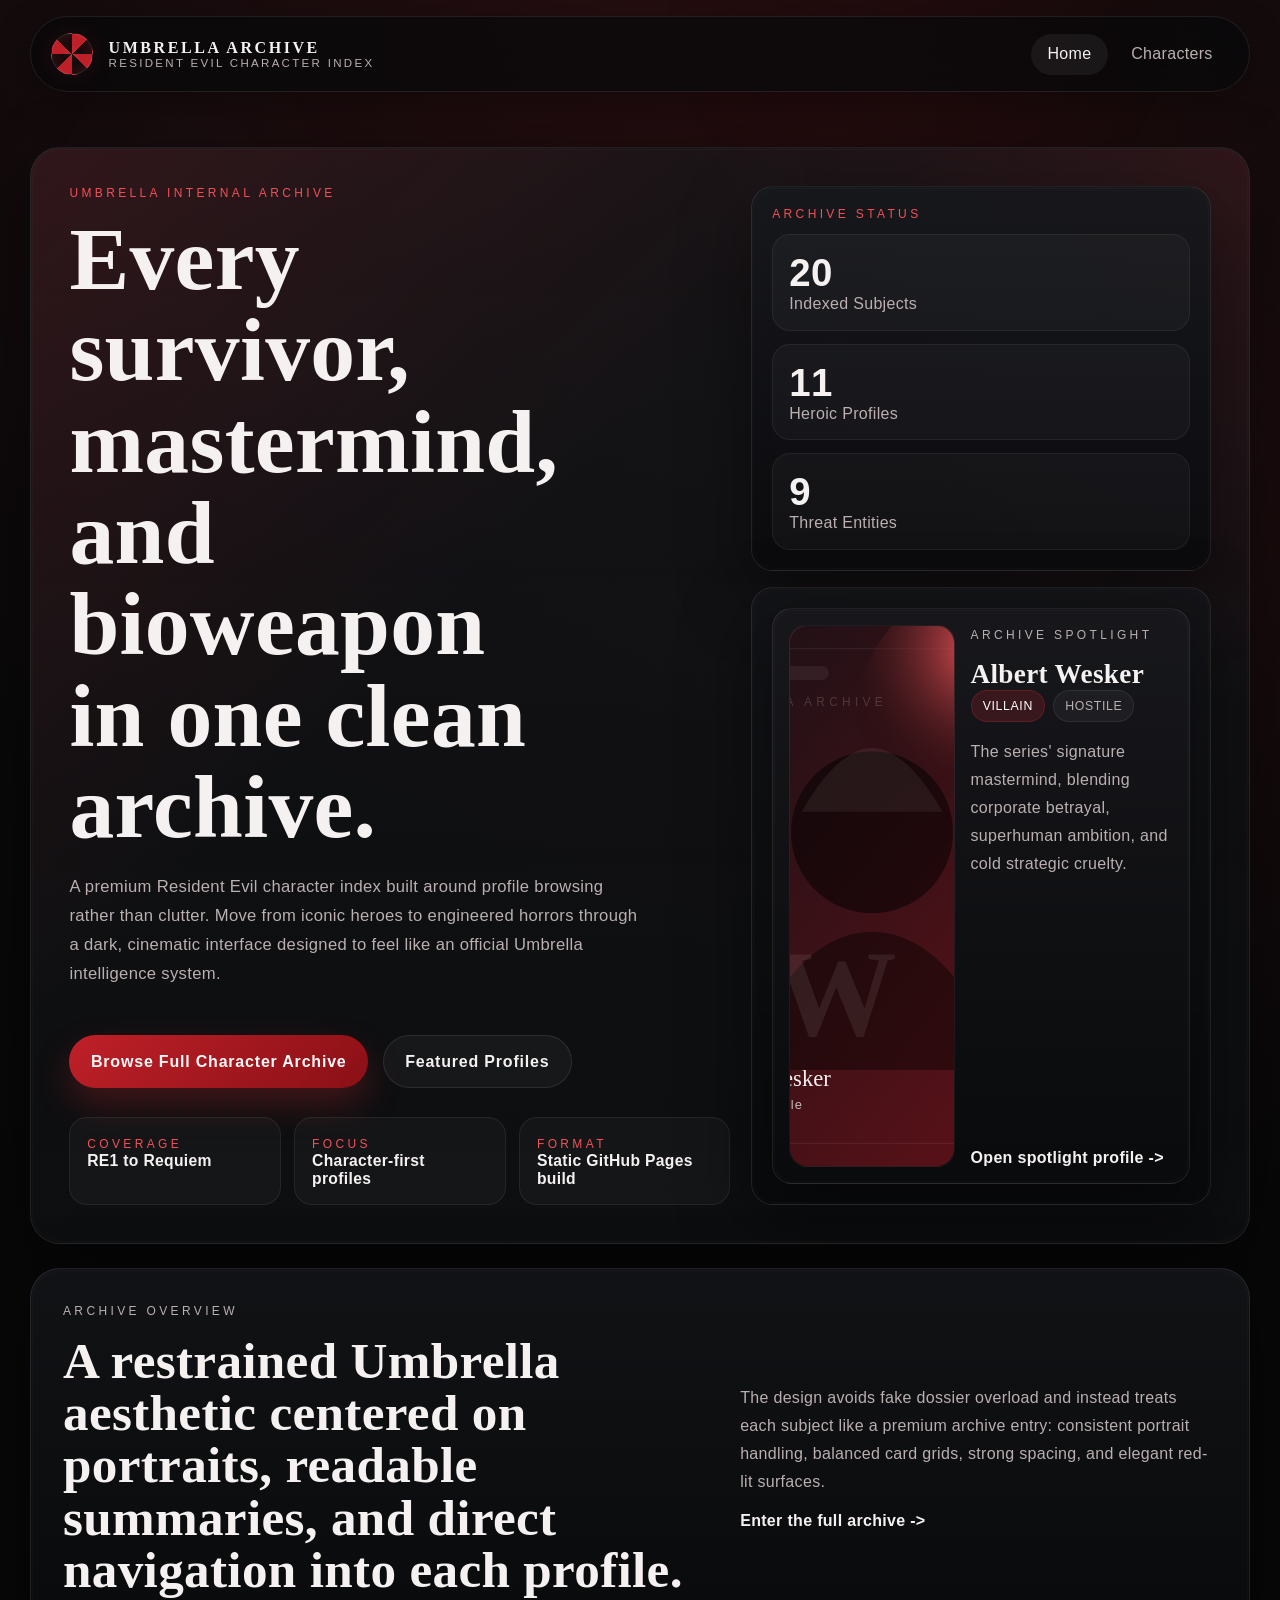
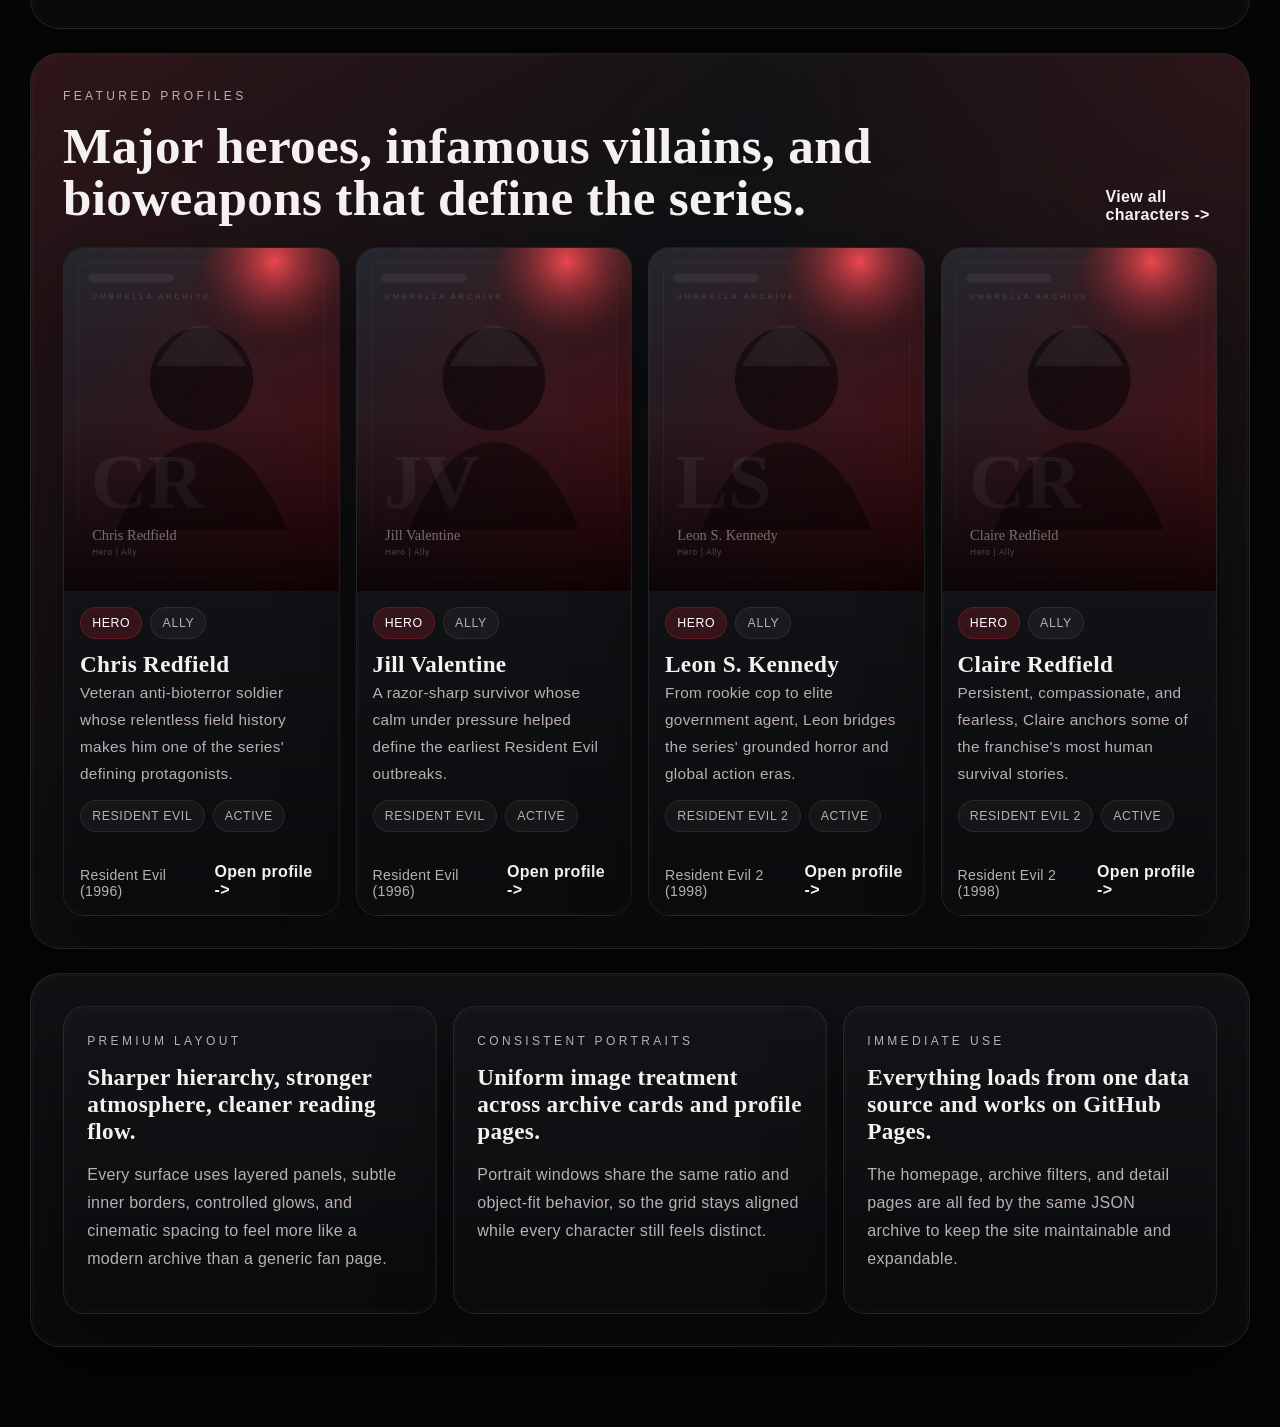
<file: index.html>
<!DOCTYPE html>
<html lang="en">
<head>
  <meta charset="UTF-8">
  <meta name="viewport" content="width=device-width, initial-scale=1.0">
  <meta name="description" content="Resident Evil character archive styled as a premium Umbrella Corporation intelligence index.">
  <title>Umbrella Character Archive</title>
  <link rel="stylesheet" href="assets/style.css">
</head>
<body data-page="home">
  <div class="page-shell">
    <header class="site-header">
      <a class="brand" href="index.html" aria-label="Umbrella Character Archive home">
        <span class="brand-mark" aria-hidden="true"></span>
        <span>
          <strong>Umbrella Archive</strong>
          <small>Resident Evil Character Index</small>
        </span>
      </a>

      <button class="nav-toggle" type="button" aria-expanded="false" aria-controls="site-nav">
        <span></span>
        <span></span>
        <span></span>
      </button>

      <nav class="site-nav" id="site-nav">
        <a href="index.html" aria-current="page">Home</a>
        <a href="characters.html">Characters</a>
      </nav>
    </header>

    <main>
      <section class="hero-panel hero-home">
        <div class="hero-copy">
          <p class="eyebrow">Umbrella Internal Archive</p>
          <h1>Every survivor, mastermind, and bioweapon in one clean archive.</h1>
          <p class="hero-text">
            A premium Resident Evil character index built around profile browsing rather than clutter. Move from iconic heroes to engineered horrors through a dark, cinematic interface designed to feel like an official Umbrella intelligence system.
          </p>
          <div class="hero-actions">
            <a class="button button-primary" href="characters.html">Browse Full Character Archive</a>
            <a class="button button-secondary" href="#featured-characters">Featured Profiles</a>
          </div>

          <div class="hero-strip">
            <article>
              <span class="hero-strip-label">Coverage</span>
              <strong>RE1 to Requiem</strong>
            </article>
            <article>
              <span class="hero-strip-label">Focus</span>
              <strong>Character-first profiles</strong>
            </article>
            <article>
              <span class="hero-strip-label">Format</span>
              <strong>Static GitHub Pages build</strong>
            </article>
          </div>
        </div>

        <aside class="hero-stage">
          <div class="hero-stage-panel stage-primary">
            <p class="panel-label">Archive Status</p>
            <div class="hero-stats">
              <article>
                <strong data-stat="total">0</strong>
                <span>Indexed Subjects</span>
              </article>
              <article>
                <strong data-stat="heroes">0</strong>
                <span>Heroic Profiles</span>
              </article>
              <article>
                <strong data-stat="threats">0</strong>
                <span>Threat Entities</span>
              </article>
            </div>
          </div>
          <div class="hero-stage-panel stage-secondary" data-home-spotlight>
            <p class="loading-state">Loading archive spotlight...</p>
          </div>
        </aside>
      </section>

      <section class="section-block intro-band">
        <div>
          <p class="eyebrow">Archive Overview</p>
          <h2>A restrained Umbrella aesthetic centered on portraits, readable summaries, and direct navigation into each profile.</h2>
        </div>
        <div class="intro-copy">
          <p>
            The design avoids fake dossier overload and instead treats each subject like a premium archive entry: consistent portrait handling, balanced card grids, strong spacing, and elegant red-lit surfaces.
          </p>
          <a class="text-link" href="characters.html">Enter the full archive</a>
        </div>
      </section>

      <section class="section-block section-featured" id="featured-characters">
        <div class="section-heading">
          <div>
            <p class="eyebrow">Featured Profiles</p>
            <h2>Major heroes, infamous villains, and bioweapons that define the series.</h2>
          </div>
          <a class="text-link" href="characters.html">View all characters</a>
        </div>
        <div class="character-grid featured-grid" data-featured-grid>
          <p class="loading-state">Loading featured characters...</p>
        </div>
      </section>

      <section class="section-block highlights-grid">
        <article class="info-panel reveal-card">
          <p class="eyebrow">Premium Layout</p>
          <h3>Sharper hierarchy, stronger atmosphere, cleaner reading flow.</h3>
          <p>Every surface uses layered panels, subtle inner borders, controlled glows, and cinematic spacing to feel more like a modern archive than a generic fan page.</p>
        </article>
        <article class="info-panel reveal-card">
          <p class="eyebrow">Consistent Portraits</p>
          <h3>Uniform image treatment across archive cards and profile pages.</h3>
          <p>Portrait windows share the same ratio and object-fit behavior, so the grid stays aligned while every character still feels distinct.</p>
        </article>
        <article class="info-panel reveal-card">
          <p class="eyebrow">Immediate Use</p>
          <h3>Everything loads from one data source and works on GitHub Pages.</h3>
          <p>The homepage, archive filters, and detail pages are all fed by the same JSON archive to keep the site maintainable and expandable.</p>
        </article>
      </section>
    </main>
  </div>

  <script src="assets/script.js" defer></script>
</body>
</html>
</file>
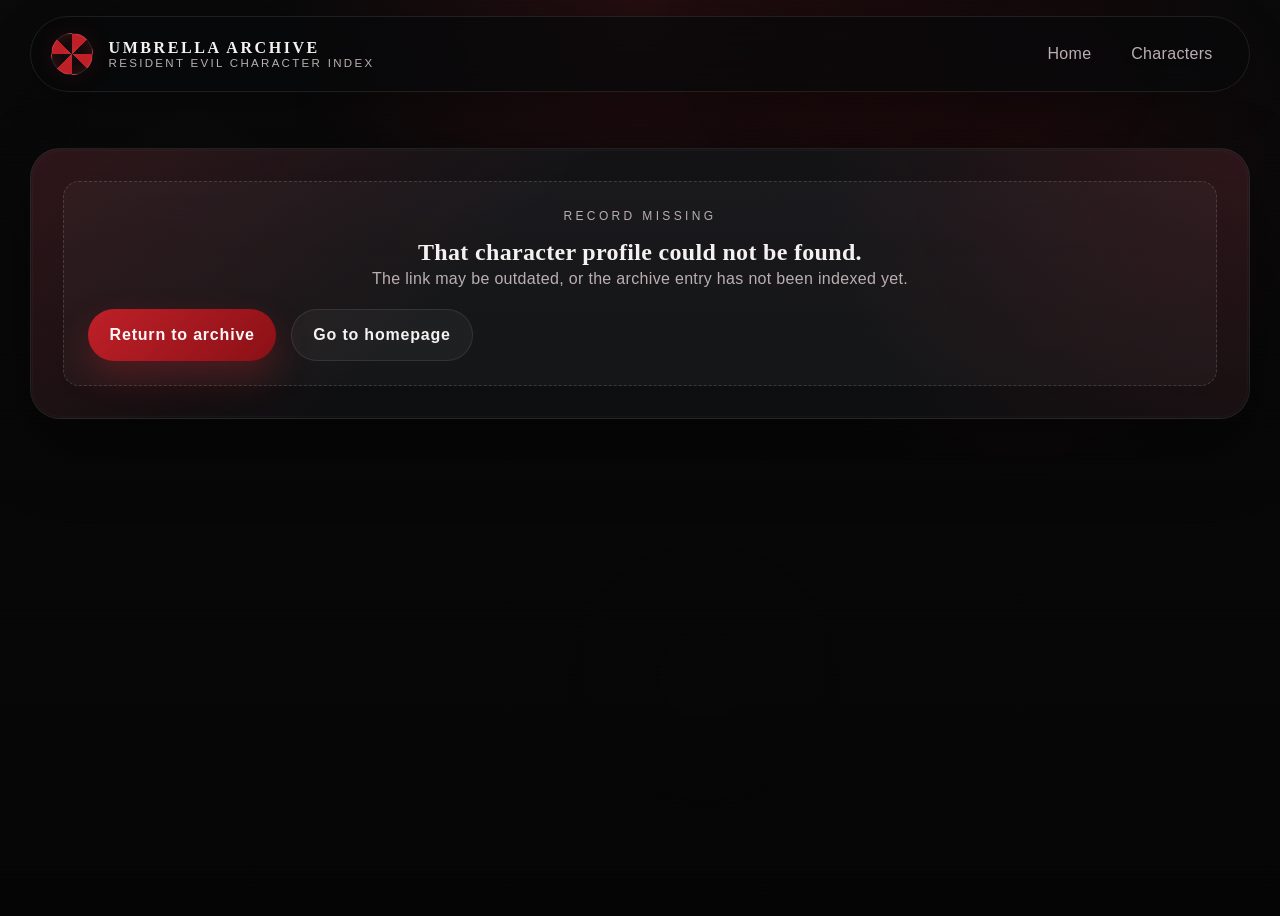
<file: character.html>
<!DOCTYPE html>
<html lang="en">
<head>
  <meta charset="UTF-8">
  <meta name="viewport" content="width=device-width, initial-scale=1.0">
  <meta name="description" content="Resident Evil character profile.">
  <title>Character Profile | Umbrella Archive</title>
  <link rel="stylesheet" href="assets/style.css">
</head>
<body data-page="detail">
  <div class="page-shell">
    <header class="site-header">
      <a class="brand" href="index.html" aria-label="Umbrella Character Archive home">
        <span class="brand-mark" aria-hidden="true"></span>
        <span>
          <strong>Umbrella Archive</strong>
          <small>Resident Evil Character Index</small>
        </span>
      </a>

      <button class="nav-toggle" type="button" aria-expanded="false" aria-controls="site-nav">
        <span></span>
        <span></span>
        <span></span>
      </button>

      <nav class="site-nav" id="site-nav">
        <a href="index.html">Home</a>
        <a href="characters.html">Characters</a>
      </nav>
    </header>

    <main>
      <section class="section-block detail-shell" id="character-detail" aria-live="polite">
        <p class="loading-state">Loading character profile...</p>
      </section>
    </main>
  </div>

  <script src="assets/script.js" defer></script>
</body>
</html>
</file>
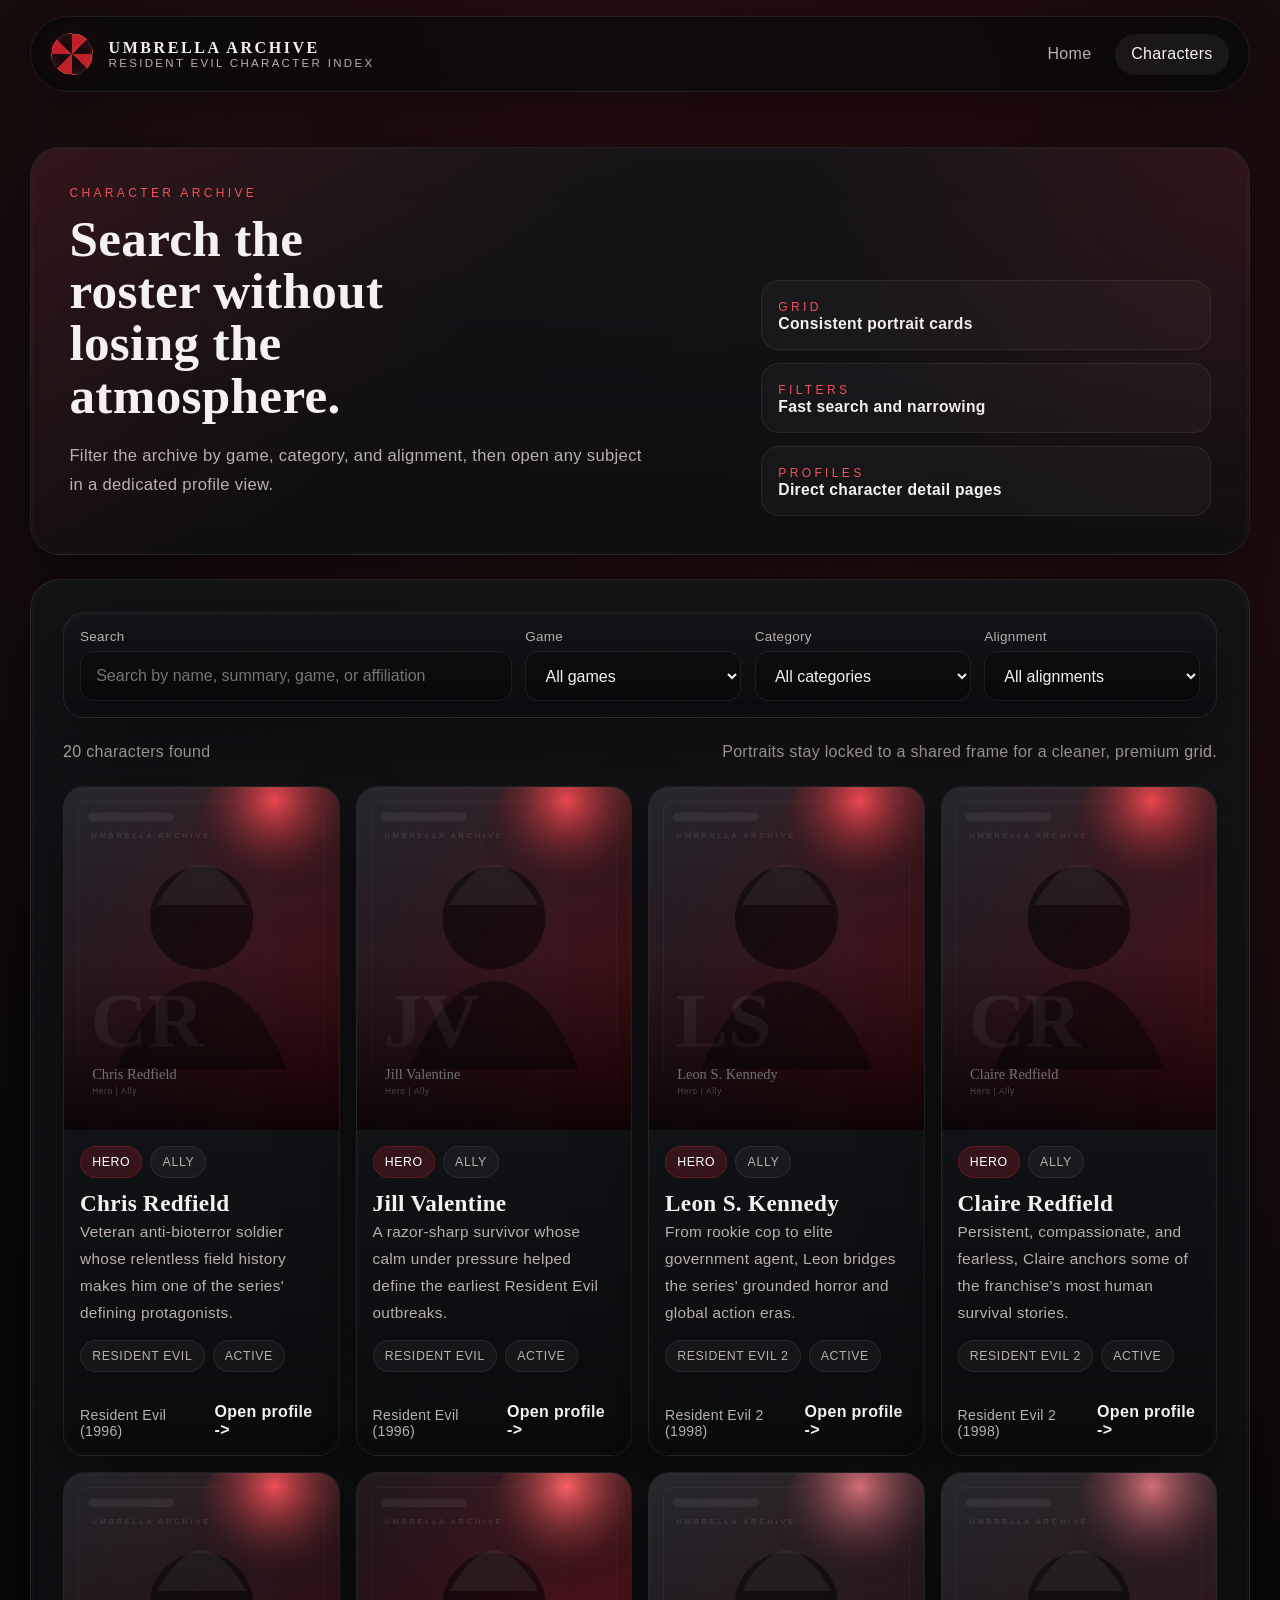
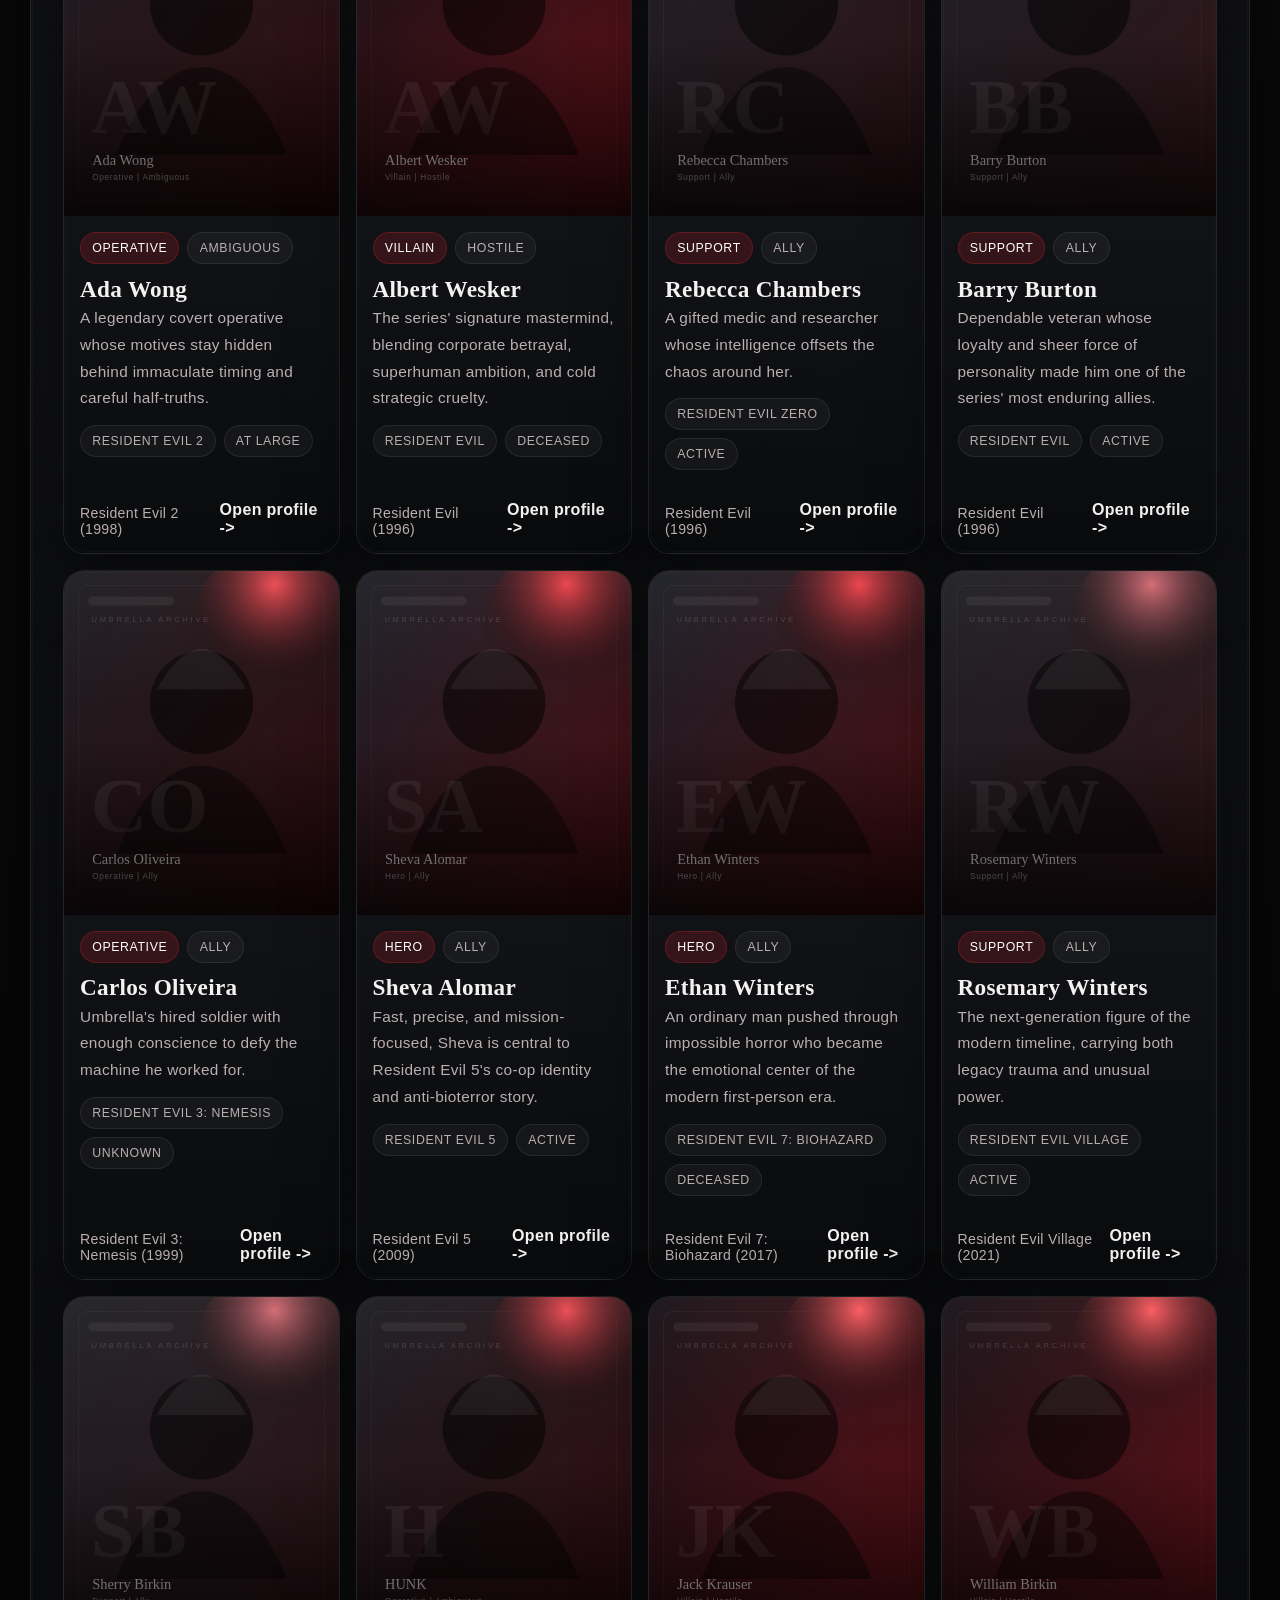
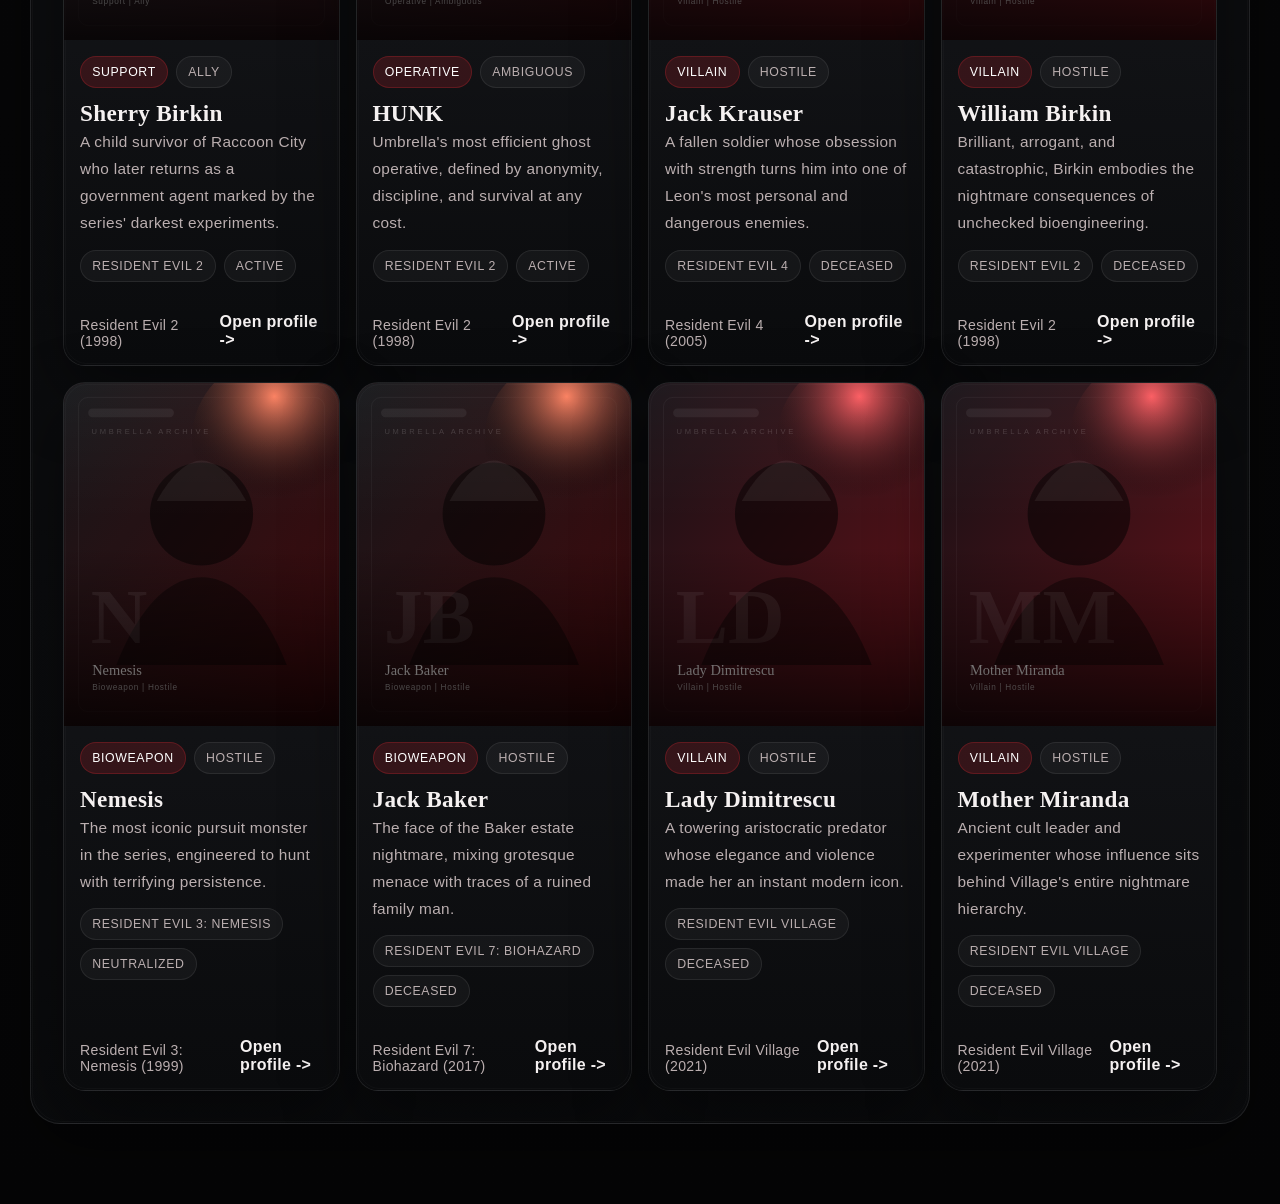
<file: characters.html>
<!DOCTYPE html>
<html lang="en">
<head>
  <meta charset="UTF-8">
  <meta name="viewport" content="width=device-width, initial-scale=1.0">
  <meta name="description" content="Browse the full Resident Evil character archive.">
  <title>Character Archive | Umbrella Archive</title>
  <link rel="stylesheet" href="assets/style.css">
</head>
<body data-page="archive">
  <div class="page-shell">
    <header class="site-header">
      <a class="brand" href="index.html" aria-label="Umbrella Character Archive home">
        <span class="brand-mark" aria-hidden="true"></span>
        <span>
          <strong>Umbrella Archive</strong>
          <small>Resident Evil Character Index</small>
        </span>
      </a>

      <button class="nav-toggle" type="button" aria-expanded="false" aria-controls="site-nav">
        <span></span>
        <span></span>
        <span></span>
      </button>

      <nav class="site-nav" id="site-nav">
        <a href="index.html">Home</a>
        <a href="characters.html" aria-current="page">Characters</a>
      </nav>
    </header>

    <main>
      <section class="hero-panel compact-hero archive-hero">
        <div class="hero-copy compact-copy">
          <p class="eyebrow">Character Archive</p>
          <h1>Search the roster without losing the atmosphere.</h1>
          <p class="hero-text">
            Filter the archive by game, category, and alignment, then open any subject in a dedicated profile view.
          </p>
        </div>
        <div class="archive-hero-notes">
          <article>
            <span class="hero-strip-label">Grid</span>
            <strong>Consistent portrait cards</strong>
          </article>
          <article>
            <span class="hero-strip-label">Filters</span>
            <strong>Fast search and narrowing</strong>
          </article>
          <article>
            <span class="hero-strip-label">Profiles</span>
            <strong>Direct character detail pages</strong>
          </article>
        </div>
      </section>

      <section class="section-block archive-shell">
        <div class="filter-bar">
          <label class="field-group field-search">
            <span>Search</span>
            <input id="search-input" type="search" placeholder="Search by name, summary, game, or affiliation">
          </label>

          <label class="field-group">
            <span>Game</span>
            <select id="game-filter">
              <option value="all">All games</option>
            </select>
          </label>

          <label class="field-group">
            <span>Category</span>
            <select id="category-filter">
              <option value="all">All categories</option>
            </select>
          </label>

          <label class="field-group">
            <span>Alignment</span>
            <select id="alignment-filter">
              <option value="all">All alignments</option>
            </select>
          </label>
        </div>

        <div class="archive-meta">
          <p id="results-count">Loading archive...</p>
          <p class="archive-hint">Portraits stay locked to a shared frame for a cleaner, premium grid.</p>
        </div>

        <div class="character-grid archive-grid" id="archive-grid">
          <p class="loading-state">Loading character records...</p>
        </div>
      </section>
    </main>
  </div>

  <script src="assets/script.js" defer></script>
</body>
</html>
</file>
<file: assets/style.css>
:root {
  color-scheme: dark;
  --bg: #060607;
  --bg-2: #101114;
  --panel: rgba(13, 14, 17, 0.82);
  --panel-strong: rgba(20, 21, 25, 0.96);
  --panel-soft: rgba(255, 255, 255, 0.04);
  --line: rgba(255, 255, 255, 0.09);
  --line-strong: rgba(198, 38, 46, 0.44);
  --text: #f5f1f1;
  --muted: #bbafb0;
  --accent: #bf2028;
  --accent-bright: #f35058;
  --accent-soft: rgba(198, 38, 46, 0.14);
  --shadow-xl: 0 36px 120px rgba(0, 0, 0, 0.54);
  --shadow-lg: 0 26px 72px rgba(0, 0, 0, 0.42);
  --radius-xl: 30px;
  --radius-lg: 22px;
  --radius-md: 16px;
  --radius-sm: 12px;
  --content-width: min(1220px, calc(100vw - 2rem));
  --transition: 220ms ease;
}

* {
  box-sizing: border-box;
}

html {
  scroll-behavior: smooth;
}

body {
  margin: 0;
  min-height: 100vh;
  color: var(--text);
  background:
    radial-gradient(circle at top, rgba(198, 38, 46, 0.14), transparent 32%),
    radial-gradient(circle at 80% 20%, rgba(198, 38, 46, 0.1), transparent 24%),
    linear-gradient(180deg, #09090a 0%, #050506 100%);
  font-family: "Segoe UI", Tahoma, Geneva, Verdana, sans-serif;
  letter-spacing: 0.02em;
  overflow-x: hidden;
}

body::before,
body::after {
  content: "";
  position: fixed;
  inset: 0;
  pointer-events: none;
  z-index: 0;
}

body::before {
  background: linear-gradient(rgba(255, 255, 255, 0.022) 1px, transparent 1px);
  background-size: 100% 4px;
  opacity: 0.16;
  mix-blend-mode: screen;
}

body::after {
  opacity: 0.3;
  background-image:
    radial-gradient(circle at 15% 20%, rgba(255, 255, 255, 0.05), transparent 20%),
    radial-gradient(circle at 72% 0%, rgba(198, 38, 46, 0.08), transparent 24%),
    radial-gradient(circle at 55% 75%, rgba(255, 255, 255, 0.03), transparent 24%);
}

img {
  display: block;
  max-width: 100%;
}

button,
input,
select {
  font: inherit;
}

a {
  color: inherit;
}

.page-shell {
  position: relative;
  z-index: 1;
}

.site-header {
  position: sticky;
  top: 0;
  z-index: 30;
  width: var(--content-width);
  margin: 1rem auto 0;
  padding: 1rem 1.25rem;
  display: flex;
  align-items: center;
  justify-content: space-between;
  gap: 1rem;
  border: 1px solid var(--line);
  border-radius: 999px;
  background: rgba(8, 9, 11, 0.72);
  backdrop-filter: blur(18px);
  box-shadow: 0 12px 40px rgba(0, 0, 0, 0.28);
}

.brand {
  display: inline-flex;
  align-items: center;
  gap: 0.95rem;
  text-decoration: none;
}

.brand strong,
.brand small {
  display: block;
}

.brand strong,
.hero-panel h1,
.section-block h2,
.detail-heading h1,
.character-card h3,
.info-panel h3,
.detail-section h2 {
  font-family: Georgia, "Times New Roman", serif;
}

.brand strong {
  font-size: 1rem;
  letter-spacing: 0.16em;
  text-transform: uppercase;
}

.brand small {
  color: var(--muted);
  font-size: 0.72rem;
  letter-spacing: 0.2em;
  text-transform: uppercase;
}

.brand-mark {
  width: 2.65rem;
  aspect-ratio: 1;
  border-radius: 50%;
  border: 1px solid rgba(255, 255, 255, 0.14);
  background:
    radial-gradient(circle at center, rgba(255, 255, 255, 0.06), transparent 34%),
    conic-gradient(from 0deg, var(--accent) 0 12.5%, transparent 12.5% 25%, var(--accent) 25% 37.5%, transparent 37.5% 50%, var(--accent) 50% 62.5%, transparent 62.5% 75%, var(--accent) 75% 87.5%, transparent 87.5% 100%);
  box-shadow: inset 0 0 20px rgba(198, 38, 46, 0.28), 0 0 26px rgba(198, 38, 46, 0.12);
}

.site-nav {
  display: flex;
  align-items: center;
  gap: 0.45rem;
}

.site-nav a {
  padding: 0.72rem 1.02rem;
  border-radius: 999px;
  text-decoration: none;
  color: var(--muted);
  transition: color var(--transition), background var(--transition), transform var(--transition);
}

.site-nav a:hover,
.site-nav a:focus-visible,
.site-nav a[aria-current="page"] {
  color: var(--text);
  background: rgba(255, 255, 255, 0.06);
}

.nav-toggle {
  display: none;
  width: 3rem;
  height: 3rem;
  border: 1px solid var(--line);
  border-radius: 50%;
  background: rgba(255, 255, 255, 0.04);
  color: var(--text);
  cursor: pointer;
}

.nav-toggle span {
  display: block;
  width: 1.1rem;
  height: 2px;
  margin: 0.22rem auto;
  background: currentColor;
  transition: transform var(--transition), opacity var(--transition);
}

main {
  width: var(--content-width);
  margin: 0 auto;
  padding: 2rem 0 5rem;
}

.hero-panel,
.section-block,
.info-panel,
.character-card,
.detail-main,
.detail-sidebar,
.filter-bar,
.hero-stage-panel,
.spotlight-card {
  position: relative;
  border: 1px solid var(--line);
  background: linear-gradient(180deg, rgba(20, 21, 24, 0.88) 0%, rgba(10, 11, 13, 0.96) 100%);
  box-shadow: var(--shadow-lg);
}

.hero-panel::after,
.section-block::after,
.info-panel::after,
.character-card::after,
.detail-main::after,
.detail-sidebar::after,
.filter-bar::after,
.hero-stage-panel::after,
.spotlight-card::after {
  content: "";
  position: absolute;
  inset: 1px;
  border: 1px solid rgba(255, 255, 255, 0.025);
  border-radius: inherit;
  pointer-events: none;
}

.hero-panel {
  margin-top: 1.4rem;
  padding: clamp(1.7rem, 3vw, 3.1rem);
  border-radius: var(--radius-xl);
  overflow: hidden;
}

.hero-panel::before,
.detail-shell::before,
.section-featured::before {
  content: "";
  position: absolute;
  inset: 0;
  background:
    linear-gradient(135deg, rgba(198, 38, 46, 0.16), transparent 38%),
    radial-gradient(circle at top right, rgba(198, 38, 46, 0.15), transparent 34%),
    linear-gradient(180deg, transparent 0%, rgba(255, 255, 255, 0.015) 100%);
  pointer-events: none;
}

.hero-home {
  display: grid;
  grid-template-columns: minmax(0, 1.18fr) minmax(330px, 0.82fr);
  gap: 1.3rem;
  min-height: 42rem;
  align-items: stretch;
}

.hero-copy,
.hero-stage,
.section-heading,
.archive-shell,
.detail-grid,
.detail-empty {
  position: relative;
  z-index: 1;
}

.hero-copy {
  display: flex;
  flex-direction: column;
  justify-content: center;
  max-width: 46rem;
}

.eyebrow,
.panel-label,
.hero-strip-label {
  margin: 0 0 0.8rem;
  font-size: 0.75rem;
  letter-spacing: 0.28em;
  text-transform: uppercase;
  color: var(--accent-bright);
}

.hero-panel h1,
.section-block h2,
.detail-heading h1 {
  margin: 0;
  font-weight: 600;
  line-height: 1.02;
}

.hero-panel h1 {
  max-width: 11ch;
  font-size: clamp(3.2rem, 7vw, 6rem);
  text-wrap: balance;
}

.hero-text,
.section-block p,
.character-summary,
.detail-text,
.stat-list dd,
.loading-state,
.empty-state p,
.hero-note,
.archive-hint,
.spotlight-copy p,
.intro-copy p {
  color: var(--muted);
  line-height: 1.75;
}

.hero-text {
  margin-top: 1.2rem;
  max-width: 62ch;
  font-size: 1.04rem;
}

.hero-actions,
.detail-actions {
  display: flex;
  flex-wrap: wrap;
  gap: 0.9rem;
}

.hero-actions {
  margin-top: 1.9rem;
}

.hero-strip {
  display: grid;
  grid-template-columns: repeat(3, minmax(0, 1fr));
  gap: 0.85rem;
  margin-top: 1.8rem;
}

.hero-strip article,
.archive-hero-notes article {
  padding: 1rem 1.05rem;
  border-radius: 18px;
  border: 1px solid rgba(255, 255, 255, 0.07);
  background: rgba(255, 255, 255, 0.03);
}

.hero-strip strong,
.archive-hero-notes strong {
  display: block;
  font-size: 0.98rem;
}

.button,
.text-link,
.card-link,
.card-surface {
  transition: transform var(--transition), box-shadow var(--transition), border-color var(--transition), background var(--transition);
}

.button {
  display: inline-flex;
  align-items: center;
  justify-content: center;
  min-height: 3.3rem;
  padding: 0.95rem 1.35rem;
  border-radius: 999px;
  text-decoration: none;
  font-weight: 700;
  letter-spacing: 0.05em;
}

.button:hover,
.button:focus-visible,
.text-link:hover,
.text-link:focus-visible,
.card-link:hover,
.card-link:focus-visible,
.card-surface:hover,
.card-surface:focus-visible {
  transform: translateY(-2px);
}

.button-primary {
  color: #fff7f7;
  background: linear-gradient(135deg, var(--accent) 0%, #8a1016 100%);
  box-shadow: 0 16px 34px rgba(198, 38, 46, 0.28);
}

.button-primary:hover,
.button-primary:focus-visible {
  box-shadow: 0 20px 48px rgba(198, 38, 46, 0.33);
}

.button-secondary {
  color: var(--text);
  background: rgba(255, 255, 255, 0.04);
  border: 1px solid var(--line);
}

.hero-stage {
  display: grid;
  grid-template-rows: minmax(0, auto) minmax(0, 1fr);
  gap: 1rem;
}

.hero-stage-panel {
  border-radius: var(--radius-lg);
  padding: 1.25rem;
  overflow: hidden;
}

.stage-primary {
  background: linear-gradient(180deg, rgba(23, 24, 28, 0.94), rgba(11, 11, 14, 0.96));
}

.stage-secondary {
  min-height: 18rem;
  display: grid;
}

.hero-stats {
  display: grid;
  gap: 0.8rem;
}

.hero-stats article {
  padding: 1rem 1rem 1.05rem;
  border-radius: 18px;
  border: 1px solid rgba(255, 255, 255, 0.06);
  background: rgba(255, 255, 255, 0.03);
}

.hero-stats strong {
  display: block;
  font-size: clamp(2rem, 3vw, 2.7rem);
}

.hero-stats span {
  color: var(--muted);
}

.spotlight-card {
  display: grid;
  grid-template-columns: minmax(0, 0.9fr) minmax(0, 1.1fr);
  gap: 1rem;
  align-items: stretch;
  min-height: 100%;
  padding: 1rem;
  border-radius: 20px;
  background: linear-gradient(180deg, rgba(24, 24, 28, 0.94), rgba(10, 11, 13, 0.98));
}

.spotlight-portrait {
  border-radius: 18px;
  overflow: hidden;
  border: 1px solid rgba(255, 255, 255, 0.06);
  min-height: 100%;
  background: linear-gradient(180deg, rgba(198, 38, 46, 0.14), rgba(0, 0, 0, 0.28));
}

.spotlight-portrait img,
.card-portrait img,
.detail-portrait img {
  width: 100%;
  height: 100%;
  object-fit: cover;
  object-position: center top;
}

.spotlight-copy {
  display: flex;
  flex-direction: column;
  justify-content: space-between;
  gap: 1rem;
}

.spotlight-copy h3 {
  margin: 0;
  font-size: 1.7rem;
  font-family: Georgia, "Times New Roman", serif;
}

.section-block {
  margin-top: 1.5rem;
  padding: clamp(1.35rem, 2.5vw, 2rem);
  border-radius: var(--radius-xl);
  overflow: hidden;
}

.intro-band {
  display: grid;
  grid-template-columns: minmax(0, 1.15fr) minmax(320px, 0.85fr);
  gap: 1.5rem 2rem;
  align-items: center;
}

.section-heading {
  display: flex;
  align-items: end;
  justify-content: space-between;
  gap: 1rem;
  margin-bottom: 1.4rem;
}

.section-heading h2,
.intro-band h2,
.compact-hero h1 {
  font-size: clamp(2rem, 4vw, 3.2rem);
}

.text-link,
.card-link {
  color: var(--text);
  text-decoration: none;
  font-weight: 700;
}

.card-link::after,
.text-link::after {
  content: " ->";
}

.highlights-grid {
  display: grid;
  grid-template-columns: repeat(3, minmax(0, 1fr));
  gap: 1rem;
}

.info-panel {
  padding: 1.45rem;
  border-radius: var(--radius-lg);
}

.info-panel h3 {
  margin: 0 0 0.7rem;
  font-size: 1.45rem;
}

.reveal-card {
  transform: translateY(0);
  transition: transform 280ms ease, border-color var(--transition), box-shadow var(--transition), background var(--transition);
}

.reveal-card:hover,
.reveal-card:focus-within {
  transform: translateY(-5px);
  border-color: var(--line-strong);
  box-shadow: 0 30px 70px rgba(0, 0, 0, 0.46);
}

.compact-hero {
  display: grid;
  grid-template-columns: minmax(0, 1.2fr) minmax(320px, 0.8fr);
  gap: 1rem;
  align-items: end;
}

.compact-copy h1 {
  max-width: 13ch;
}

.archive-hero-notes {
  display: grid;
  gap: 0.8rem;
}

.archive-shell {
  display: grid;
  gap: 1.25rem;
}

.filter-bar {
  padding: 1rem;
  border-radius: var(--radius-lg);
  display: grid;
  grid-template-columns: 2fr repeat(3, minmax(150px, 1fr));
  gap: 0.85rem;
}

.field-group {
  display: grid;
  gap: 0.45rem;
}

.field-group span {
  color: var(--muted);
  font-size: 0.84rem;
}

.field-group input,
.field-group select {
  width: 100%;
  min-height: 3.1rem;
  padding: 0.85rem 0.95rem;
  border-radius: 14px;
  border: 1px solid rgba(255, 255, 255, 0.08);
  background: rgba(0, 0, 0, 0.24);
  color: var(--text);
  outline: none;
  transition: border-color var(--transition), box-shadow var(--transition), background var(--transition);
}

.field-group input:focus,
.field-group select:focus {
  border-color: rgba(241, 74, 82, 0.5);
  box-shadow: 0 0 0 4px rgba(241, 74, 82, 0.12);
  background: rgba(0, 0, 0, 0.34);
}

.archive-meta {
  display: flex;
  align-items: center;
  justify-content: space-between;
  gap: 1rem;
}

.archive-meta p {
  margin: 0;
}

.character-grid {
  display: grid;
  grid-template-columns: repeat(4, minmax(0, 1fr));
  gap: 1rem;
}

.character-card {
  min-height: 100%;
  border-radius: var(--radius-lg);
  overflow: hidden;
}

.card-surface {
  display: grid;
  grid-template-rows: auto 1fr;
  min-height: 100%;
  text-decoration: none;
  color: inherit;
}

.character-card:hover,
.character-card:focus-within {
  border-color: var(--line-strong);
  box-shadow: 0 30px 78px rgba(0, 0, 0, 0.52);
}

.character-card:hover .card-surface,
.character-card:focus-within .card-surface {
  transform: translateY(-4px);
}

.character-card:hover .card-portrait img,
.character-card:focus-within .card-portrait img {
  transform: scale(1.04);
}

.card-portrait {
  position: relative;
  aspect-ratio: 4 / 5;
  overflow: hidden;
  background: linear-gradient(180deg, rgba(198, 38, 46, 0.14), rgba(0, 0, 0, 0.32));
}

.card-portrait::before {
  content: "";
  position: absolute;
  inset: 0;
  background: linear-gradient(180deg, rgba(255, 255, 255, 0.04), transparent 40%);
  z-index: 1;
}

.card-portrait::after {
  content: "";
  position: absolute;
  inset: auto 0 0;
  height: 52%;
  background: linear-gradient(180deg, transparent, rgba(0, 0, 0, 0.78));
  z-index: 1;
}

.card-portrait img {
  transition: transform 360ms ease;
}

.card-body {
  display: grid;
  grid-template-rows: auto auto auto 1fr auto;
  gap: 0.8rem;
  padding: 1rem;
  background: linear-gradient(180deg, rgba(18, 19, 22, 0.8), rgba(10, 11, 13, 0.98));
}

.card-topline,
.detail-meta,
.meta-row,
.detail-tags {
  display: flex;
  flex-wrap: wrap;
  gap: 0.5rem;
}

.pill,
.meta-chip {
  display: inline-flex;
  align-items: center;
  min-height: 2rem;
  padding: 0.35rem 0.7rem;
  border-radius: 999px;
  border: 1px solid rgba(255, 255, 255, 0.08);
  background: rgba(255, 255, 255, 0.04);
  color: var(--muted);
  font-size: 0.77rem;
  letter-spacing: 0.05em;
  text-transform: uppercase;
}

.pill-accent {
  color: #fff;
  background: rgba(198, 38, 46, 0.2);
  border-color: rgba(198, 38, 46, 0.3);
}

.character-card h3,
.detail-section h2 {
  margin: 0;
}

.character-card h3 {
  font-size: 1.45rem;
  line-height: 1.08;
}

.character-summary {
  margin: 0.2rem 0 0;
  font-size: 0.96rem;
}

.meta-row {
  align-items: center;
}

.card-footer {
  display: flex;
  align-items: end;
  justify-content: space-between;
  gap: 0.8rem;
  min-height: 2.6rem;
}

.footer-note {
  color: var(--muted);
  font-size: 0.88rem;
}

.loading-state,
.empty-state {
  padding: 1.1rem;
  border-radius: var(--radius-md);
  border: 1px dashed rgba(255, 255, 255, 0.15);
  background: rgba(255, 255, 255, 0.03);
}

.empty-state {
  text-align: center;
}

.character-grid > .empty-state,
.character-grid > .loading-state {
  grid-column: 1 / -1;
}

.empty-state h2,
.empty-state p {
  margin-top: 0;
}

.detail-shell {
  margin-top: 1.5rem;
  padding: clamp(1.4rem, 2.6vw, 2rem);
  border-radius: var(--radius-xl);
  overflow: hidden;
}

.detail-grid {
  display: grid;
  grid-template-columns: minmax(0, 1.12fr) minmax(300px, 0.7fr);
  gap: 1.1rem;
}

.detail-main,
.detail-sidebar {
  padding: 1.3rem;
  border-radius: var(--radius-lg);
}

.detail-main {
  overflow: hidden;
}

.detail-sidebar {
  position: sticky;
  top: 6.25rem;
  align-self: start;
}

.detail-hero {
  display: grid;
  grid-template-columns: minmax(300px, 400px) minmax(0, 1fr);
  gap: 1.2rem;
}

.detail-portrait {
  aspect-ratio: 4 / 5;
  border-radius: 18px;
  overflow: hidden;
  border: 1px solid rgba(255, 255, 255, 0.07);
  background: linear-gradient(180deg, rgba(198, 38, 46, 0.14), rgba(0, 0, 0, 0.3));
}

.detail-heading {
  display: flex;
  flex-direction: column;
  gap: 1rem;
  justify-content: center;
}

.breadcrumb {
  display: inline-flex;
  align-items: center;
  flex-wrap: wrap;
  gap: 0.5rem;
  color: var(--muted);
  font-size: 0.84rem;
}

.breadcrumb a {
  text-decoration: none;
  color: var(--text);
}

.detail-heading h1 {
  font-size: clamp(2.4rem, 4vw, 4rem);
}

.detail-summary {
  margin: 0;
  color: #e8dfdf;
  line-height: 1.8;
  font-size: 1.04rem;
}

.detail-section {
  margin-top: 1.4rem;
  padding-top: 1.4rem;
  border-top: 1px solid rgba(255, 255, 255, 0.08);
}

.detail-section h2 {
  margin-bottom: 0.8rem;
  font-size: 1.15rem;
  letter-spacing: 0.06em;
  text-transform: uppercase;
}

.detail-text {
  margin: 0;
}

.chip-list,
.stat-list,
.game-list {
  margin: 0;
  padding: 0;
  list-style: none;
}

.chip-list {
  display: flex;
  flex-wrap: wrap;
  gap: 0.6rem;
}

.game-list,
.stat-list {
  display: grid;
  gap: 0.7rem;
}

.game-list li,
.stat-list div {
  padding: 0.9rem 0.95rem;
  border-radius: 14px;
  border: 1px solid rgba(255, 255, 255, 0.06);
  background: rgba(255, 255, 255, 0.03);
}

.stat-list dt {
  margin: 0 0 0.2rem;
  color: var(--accent-bright);
  font-size: 0.8rem;
  letter-spacing: 0.1em;
  text-transform: uppercase;
}

.stat-list dd {
  margin: 0;
}

.detail-empty {
  padding: 1.5rem;
}

.archive-hint {
  text-align: right;
}

.visually-hidden {
  position: absolute;
  width: 1px;
  height: 1px;
  padding: 0;
  margin: -1px;
  overflow: hidden;
  clip: rect(0, 0, 0, 0);
  white-space: nowrap;
  border: 0;
}

@media (max-width: 1120px) {
  .hero-home,
  .compact-hero,
  .intro-band,
  .detail-grid,
  .detail-hero,
  .filter-bar {
    grid-template-columns: 1fr;
  }

  .hero-home {
    min-height: auto;
  }

  .hero-strip,
  .highlights-grid {
    grid-template-columns: repeat(2, minmax(0, 1fr));
  }

  .character-grid {
    grid-template-columns: repeat(3, minmax(0, 1fr));
  }

  .detail-sidebar {
    position: static;
  }
}

@media (max-width: 820px) {
  :root {
    --content-width: min(100vw - 1rem, 100%);
  }

  .site-header {
    padding: 0.9rem 1rem;
    border-radius: 24px;
  }

  .nav-toggle {
    display: inline-flex;
    align-items: center;
    justify-content: center;
  }

  .site-nav {
    position: absolute;
    top: calc(100% + 0.5rem);
    right: 0;
    left: 0;
    display: none;
    flex-direction: column;
    padding: 0.7rem;
    border-radius: 22px;
    border: 1px solid var(--line);
    background: rgba(12, 12, 14, 0.98);
    box-shadow: var(--shadow-xl);
  }

  .site-header.nav-open .site-nav {
    display: flex;
  }

  .site-header.nav-open .nav-toggle span:nth-child(1) {
    transform: translateY(6px) rotate(45deg);
  }

  .site-header.nav-open .nav-toggle span:nth-child(2) {
    opacity: 0;
  }

  .site-header.nav-open .nav-toggle span:nth-child(3) {
    transform: translateY(-6px) rotate(-45deg);
  }

  main {
    padding-bottom: 3.5rem;
  }

  .hero-panel,
  .section-block,
  .detail-shell {
    padding: 1.1rem;
  }

  .hero-strip,
  .highlights-grid,
  .character-grid,
  .spotlight-card {
    grid-template-columns: 1fr;
  }

  .character-grid {
    grid-template-columns: repeat(2, minmax(0, 1fr));
  }

  .archive-meta {
    flex-direction: column;
    align-items: start;
  }

  .archive-hint {
    text-align: left;
  }
}

@media (max-width: 560px) {
  .hero-panel h1 {
    font-size: clamp(2.55rem, 12vw, 4.2rem);
  }

  .character-grid,
  .highlights-grid {
    grid-template-columns: 1fr;
  }

  .detail-main,
  .detail-sidebar,
  .hero-stage-panel,
  .info-panel,
  .filter-bar {
    padding: 1rem;
  }

  .card-footer,
  .hero-actions,
  .detail-actions {
    align-items: stretch;
    flex-direction: column;
  }

  .button {
    width: 100%;
  }
}

@media (prefers-reduced-motion: reduce) {
  *,
  *::before,
  *::after {
    animation: none !important;
    transition: none !important;
    scroll-behavior: auto !important;
  }
}
</file>
